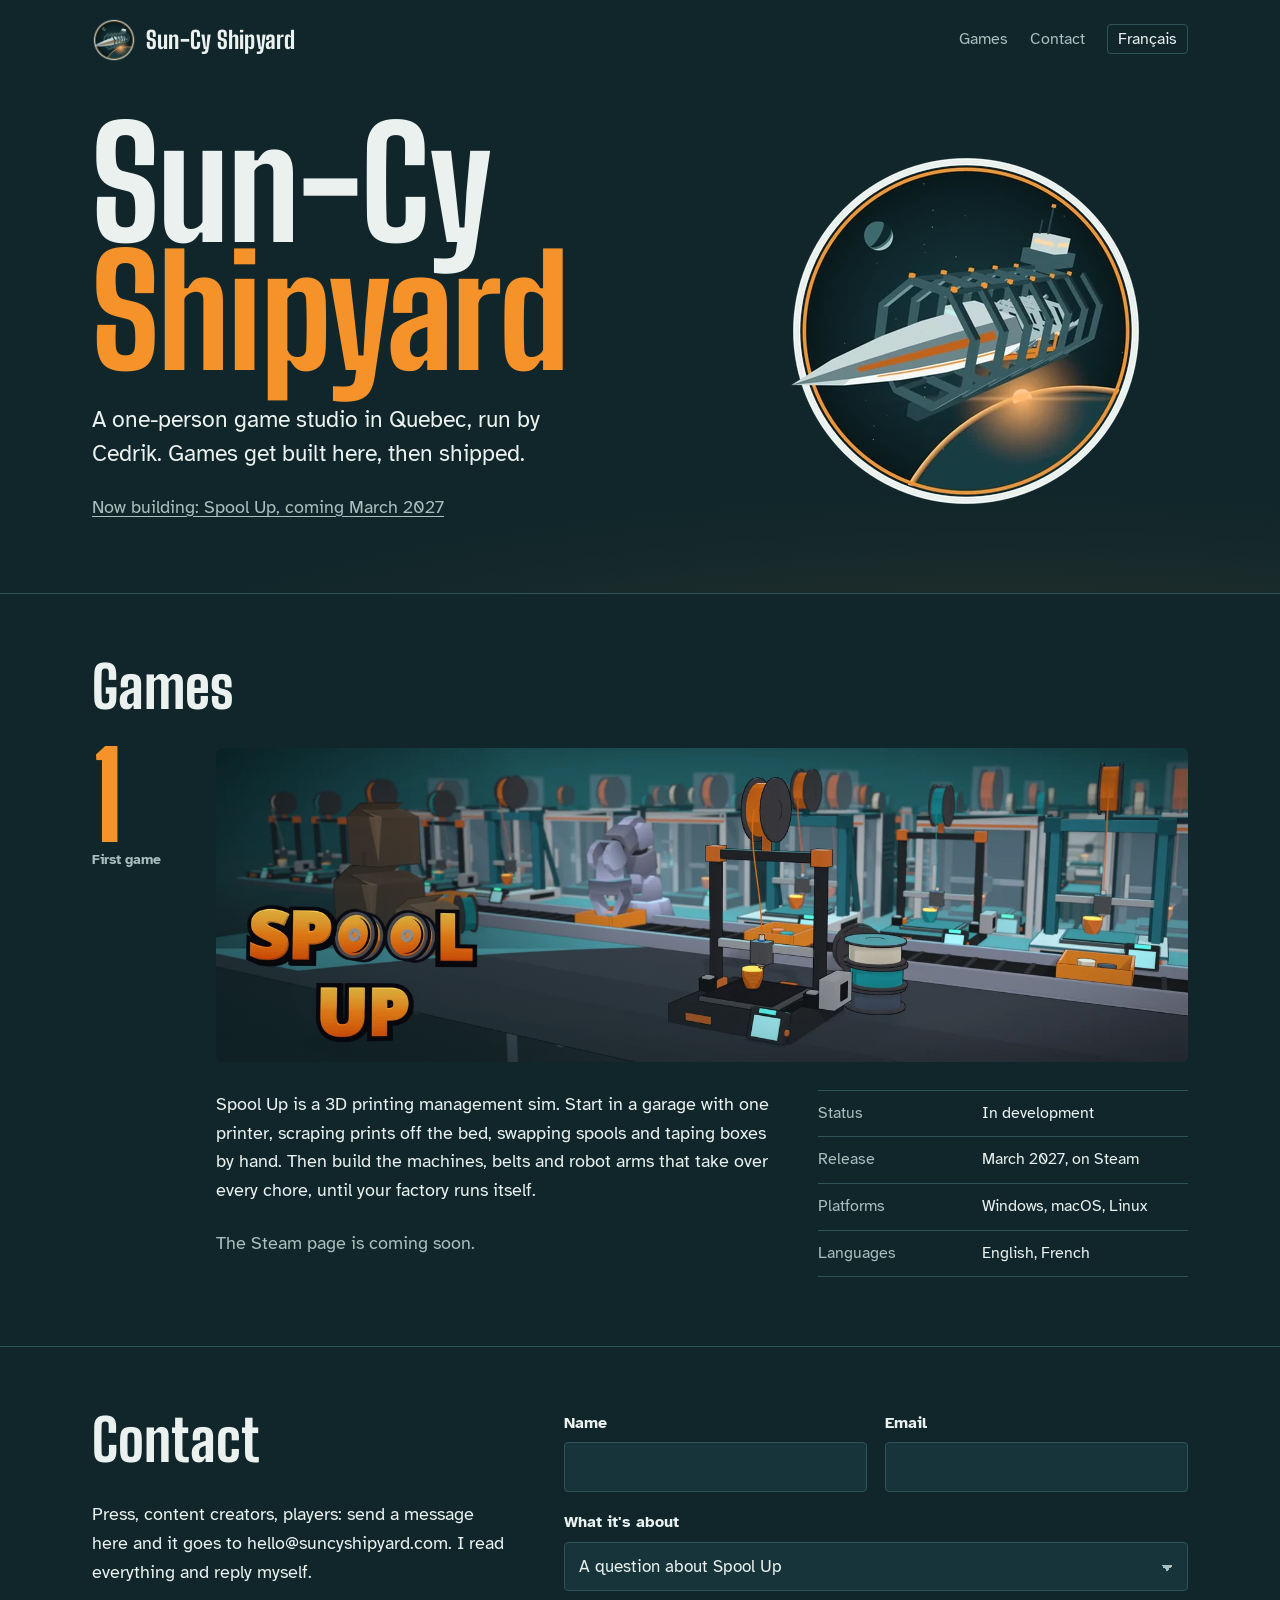
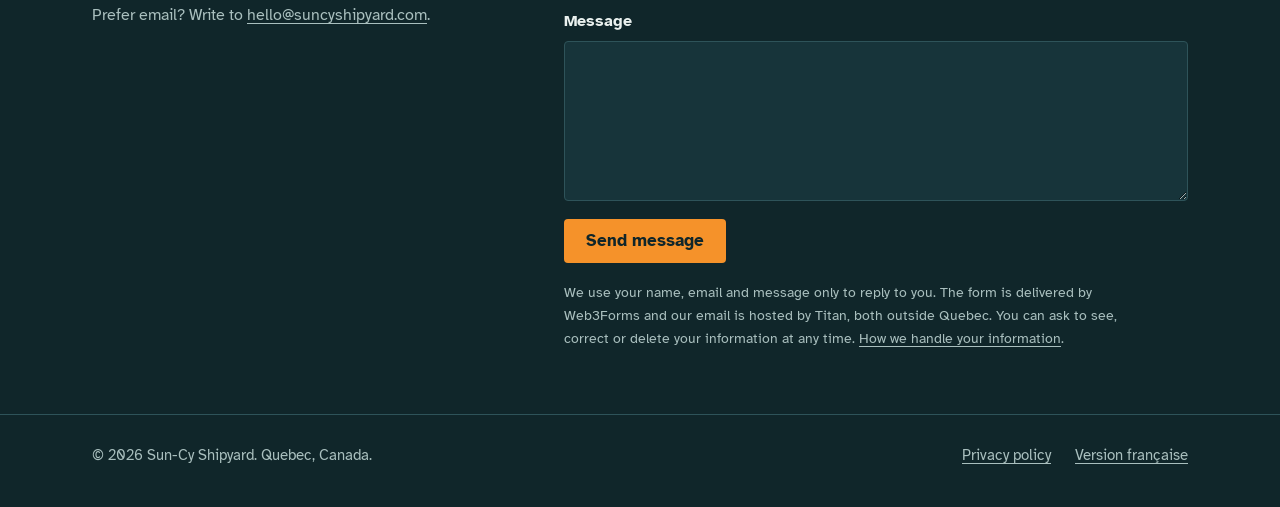
<file: index.html>
<!doctype html>
<html lang="en">
<head>
  <meta charset="utf-8">
  <meta name="viewport" content="width=device-width, initial-scale=1">
  <title>Sun-Cy Shipyard</title>
  <meta name="description" content="Sun-Cy Shipyard is a one-person game studio in Quebec. Now building Spool Up, a 3D printing management sim coming to Steam in March 2027.">
  <link rel="canonical" href="https://suncyshipyard.com/">
  <link rel="alternate" hreflang="en" href="https://suncyshipyard.com/">
  <link rel="alternate" hreflang="fr" href="https://suncyshipyard.com/fr/">
  <link rel="alternate" hreflang="x-default" href="https://suncyshipyard.com/">

  <meta property="og:type" content="website">
  <meta property="og:site_name" content="Sun-Cy Shipyard">
  <meta property="og:title" content="Sun-Cy Shipyard">
  <meta property="og:description" content="A one-person game studio in Quebec. Now building Spool Up, coming to Steam in March 2027.">
  <meta property="og:url" content="https://suncyshipyard.com/">
  <meta property="og:image" content="https://suncyshipyard.com/assets/img/og-image.jpg">
  <meta property="og:locale" content="en_CA">
  <meta property="og:locale:alternate" content="fr_CA">
  <meta name="twitter:card" content="summary_large_image">

  <link rel="icon" href="favicon-32.png" sizes="32x32" type="image/png">
  <link rel="icon" href="favicon-192.png" sizes="192x192" type="image/png">
  <link rel="apple-touch-icon" href="apple-touch-icon.png">
  <meta name="theme-color" content="#10262A">

  <link rel="preconnect" href="https://fonts.googleapis.com">
  <link rel="preconnect" href="https://fonts.gstatic.com" crossorigin>
  <link rel="stylesheet" href="https://fonts.googleapis.com/css2?family=Atkinson+Hyperlegible:wght@400;700&family=Big+Shoulders+Display:wght@800&family=Big+Shoulders+Stencil+Display:wght@800&display=swap">
  <link rel="stylesheet" href="assets/css/site.css">
  <script src="assets/js/site.js" defer></script>
</head>
<body>
  <a class="skip-link" href="#main">Skip to content</a>

  <header class="site-header">
    <div class="wrap">
      <a class="brand" href="./" aria-label="Sun-Cy Shipyard, home">
        <img src="assets/img/emblem-96.webp" width="44" height="44" alt="">
        <span>Sun-Cy Shipyard</span>
      </a>
      <nav class="site-nav" aria-label="Main">
        <ul>
          <li class="nav-section"><a href="#games">Games</a></li>
          <li class="nav-section"><a href="#contact">Contact</a></li>
          <li class="lang"><a href="fr/" hreflang="fr" lang="fr">Français</a></li>
        </ul>
      </nav>
    </div>
  </header>

  <main id="main">
    <section class="hero" aria-labelledby="studio-name">
      <div class="wrap">
        <div>
          <h1 id="studio-name"><span>Sun-Cy</span> <span class="yard">Shipyard</span></h1>
          <p class="lede">A one-person game studio in Quebec, run by Cedrik. Games get built here, then shipped.</p>
          <a class="now-building" href="#spool-up">Now building: Spool Up, coming March 2027</a>
        </div>
        <div class="yard-mark">
          <img src="assets/img/emblem-380.webp" srcset="assets/img/emblem-380.webp 380w, assets/img/emblem-760.webp 760w" sizes="(min-width: 860px) 380px, 200px" width="760" height="760" alt="">
        </div>
      </div>
    </section>

    <section class="section" id="games" aria-labelledby="games-title">
      <div class="wrap">
        <h2 id="games-title">Games</h2>

        <article class="game" id="spool-up" aria-labelledby="spool-up-title">
          <div class="berth" aria-hidden="true">1<span class="berth-label">First game</span></div>
          <div>
            <figure class="game-art">
              <picture>
                <source media="(max-width: 640px)" srcset="assets/img/spoolup-hero-crop-1000.webp">
                <img class="art" src="assets/img/spoolup-hero-1600.webp"
                     srcset="assets/img/spoolup-hero-960.webp 960w, assets/img/spoolup-hero-1600.webp 1600w, assets/img/spoolup-hero-2400.webp 2400w"
                     sizes="(min-width: 1160px) 1000px, 100vw"
                     width="1600" height="517"
                     alt="A garage 3D printer printing an orange vase in front of a factory floor of printers, conveyor belts and a robot arm.">
              </picture>
              <h3 id="spool-up-title">
                <img src="assets/img/spoolup-logo-720.webp" srcset="assets/img/spoolup-logo-360.webp 360w, assets/img/spoolup-logo-720.webp 720w" sizes="300px" width="720" height="430" alt="Spool Up">
              </h3>
            </figure>

            <div class="game-body">
              <div>
                <p>Spool Up is a 3D printing management sim. Start in a garage with one printer, scraping prints off the bed, swapping spools and taping boxes by hand. Then build the machines, belts and robot arms that take over every chore, until your factory runs itself.</p>
                <a class="button" data-steam href="#" hidden>Wishlist on Steam</a>
                <p class="steam-soon" data-steam-soon>The Steam page is coming soon.</p>
              </div>
              <dl class="facts">
                <div><dt>Status</dt><dd>In development</dd></div>
                <div><dt>Release</dt><dd>March 2027, on Steam</dd></div>
                <div><dt>Platforms</dt><dd>Windows, macOS, Linux</dd></div>
                <div><dt>Languages</dt><dd>English, French</dd></div>
              </dl>
            </div>
          </div>
        </article>
      </div>
    </section>

    <section class="section" id="contact" aria-labelledby="contact-title">
      <div class="wrap contact-grid">
        <div class="contact-intro">
          <h2 id="contact-title">Contact</h2>
          <p>Press, content creators, players: send a message here and it goes to hello@suncyshipyard.com. I read everything and reply myself.</p>
          <p class="direct">Prefer email? Write to <a href="mailto:hello@suncyshipyard.com">hello@suncyshipyard.com</a>.</p>
        </div>

        <form class="contact-form" data-contact-form>
          <div class="field-row">
            <div class="field">
              <label for="name">Name</label>
              <input id="name" name="name" type="text" autocomplete="name" required>
            </div>
            <div class="field">
              <label for="email">Email</label>
              <input id="email" name="email" type="email" autocomplete="email" required>
            </div>
          </div>
          <div class="field">
            <label for="topic">What it's about</label>
            <select id="topic" name="topic">
              <option>A question about Spool Up</option>
              <option>Press</option>
              <option>Content creator or streamer</option>
              <option>Something else</option>
            </select>
          </div>
          <div class="field">
            <label for="message">Message</label>
            <textarea id="message" name="message" required></textarea>
          </div>
          <input class="honeypot" type="checkbox" name="botcheck" tabindex="-1" autocomplete="off" aria-hidden="true">
          <div class="form-foot">
            <button class="button" type="submit">Send message</button>
            <p class="form-status" data-form-status role="status" aria-live="polite"></p>
          </div>
          <p class="privacy">We use your name, email and message only to reply to you. The form is delivered by Web3Forms and our email is hosted by Titan, both outside Quebec. You can ask to see, correct or delete your information at any time. <a href="privacy/">How we handle your information</a>.</p>
        </form>
      </div>
    </section>
  </main>

  <footer class="site-footer">
    <div class="wrap">
      <p>© 2026 Sun-Cy Shipyard. Quebec, Canada.</p>
      <p class="footer-links"><a href="privacy/">Privacy policy</a> <a href="fr/" hreflang="fr" lang="fr">Version française</a></p>
    </div>
  </footer>
</body>
</html>
</file>
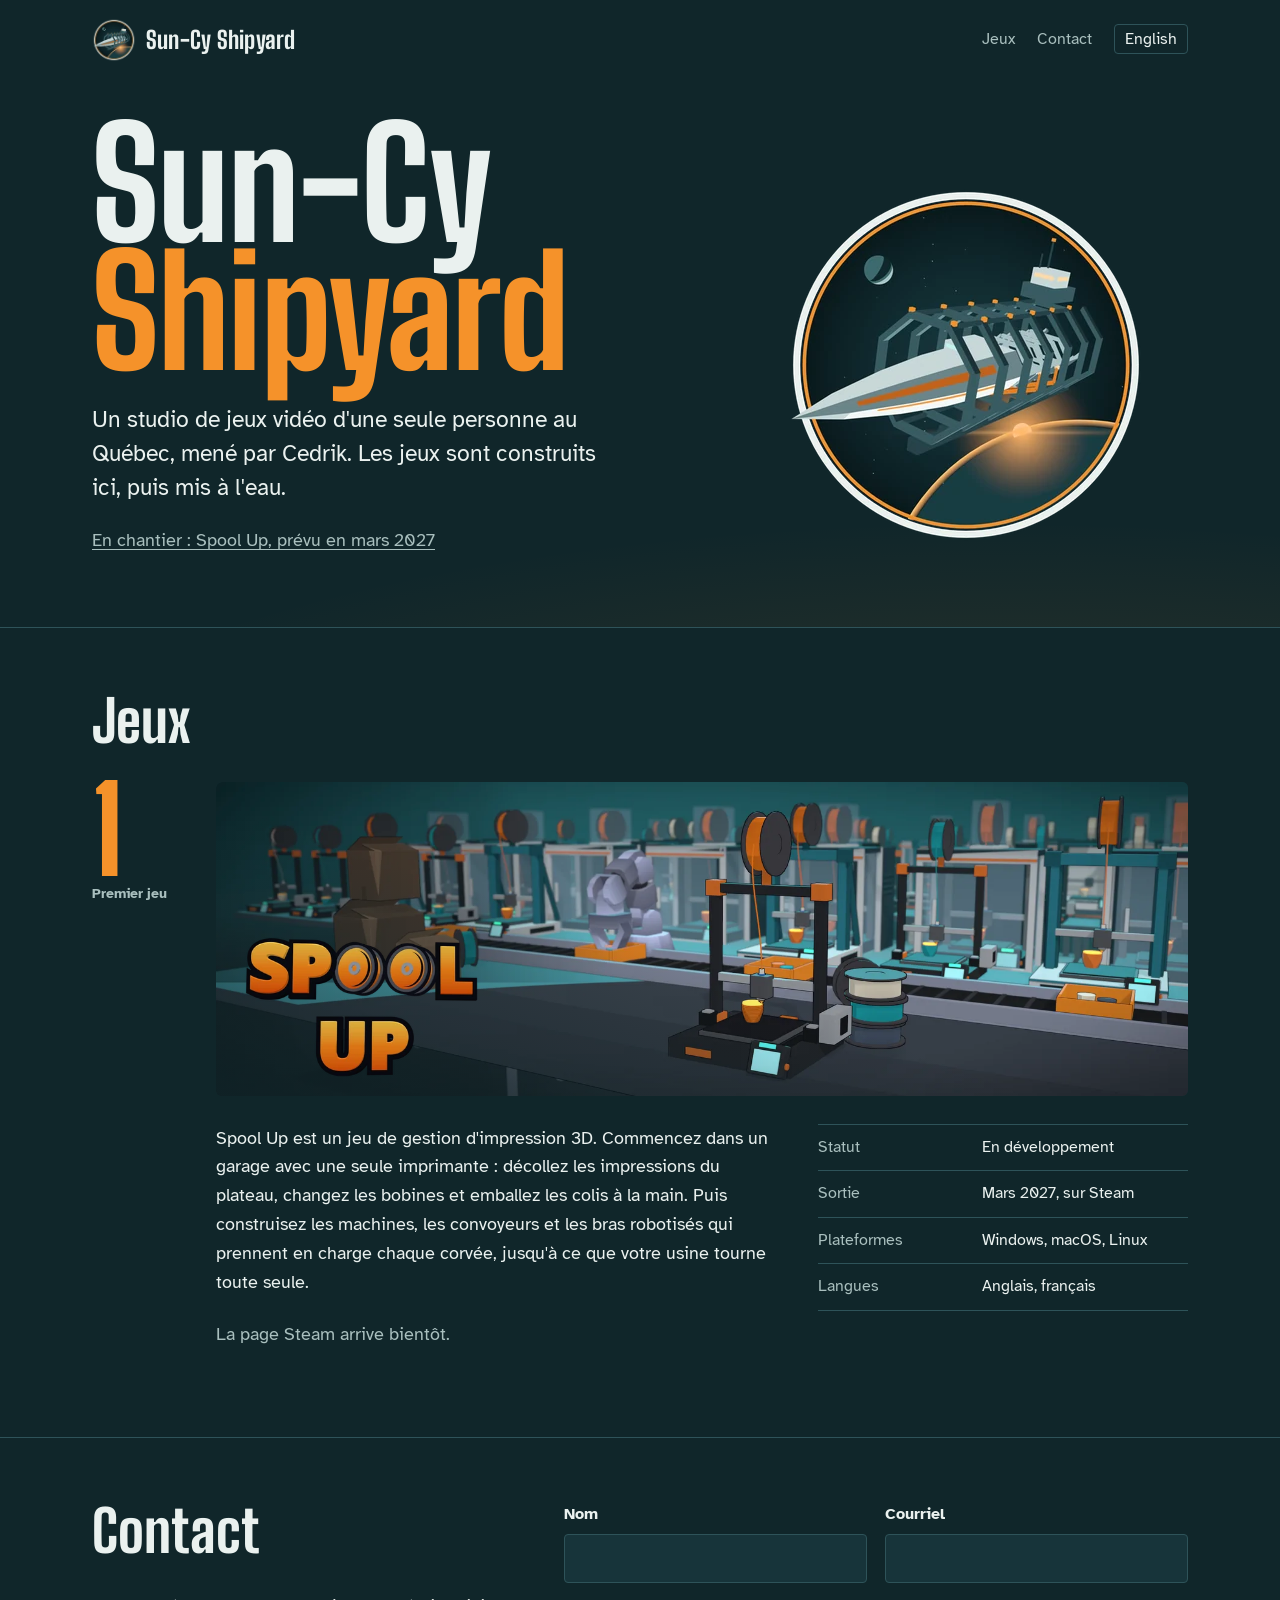
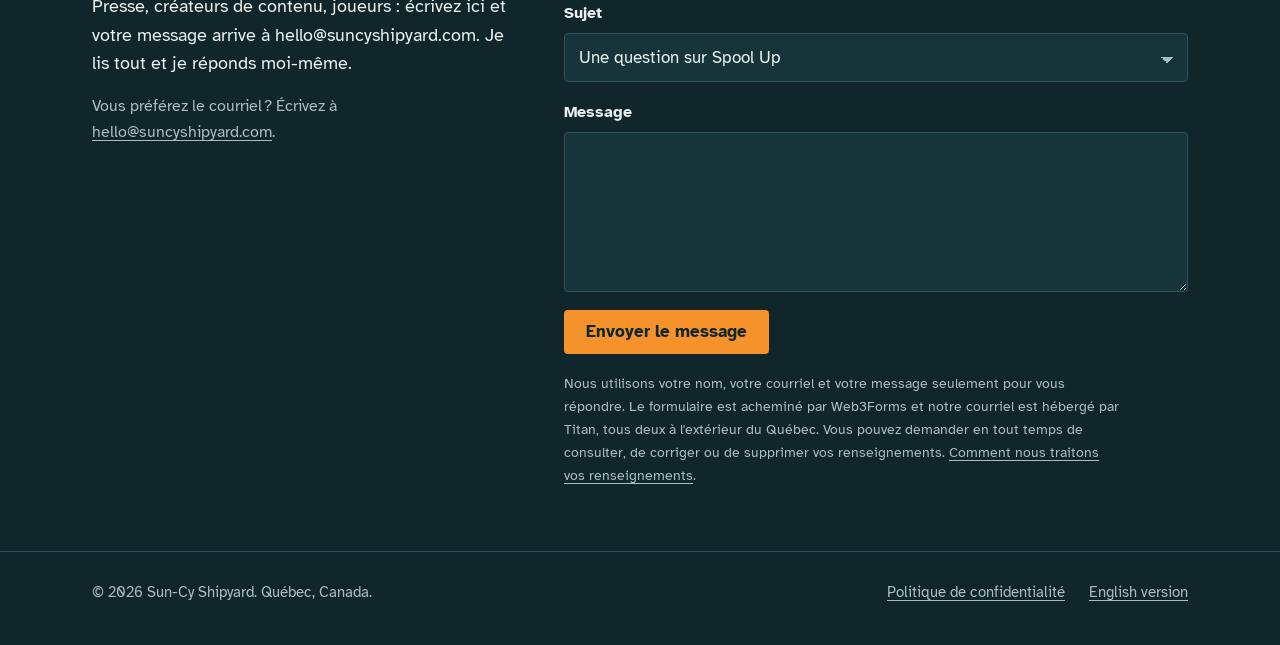
<file: fr/index.html>
<!doctype html>
<html lang="fr">
<head>
  <meta charset="utf-8">
  <meta name="viewport" content="width=device-width, initial-scale=1">
  <title>Sun-Cy Shipyard</title>
  <meta name="description" content="Sun-Cy Shipyard est un studio de jeux vidéo d'une seule personne au Québec. En chantier : Spool Up, un jeu de gestion d'impression 3D prévu sur Steam en mars 2027.">
  <link rel="canonical" href="https://suncyshipyard.com/fr/">
  <link rel="alternate" hreflang="en" href="https://suncyshipyard.com/">
  <link rel="alternate" hreflang="fr" href="https://suncyshipyard.com/fr/">
  <link rel="alternate" hreflang="x-default" href="https://suncyshipyard.com/">

  <meta property="og:type" content="website">
  <meta property="og:site_name" content="Sun-Cy Shipyard">
  <meta property="og:title" content="Sun-Cy Shipyard">
  <meta property="og:description" content="Un studio de jeux vidéo d'une seule personne au Québec. En chantier : Spool Up, prévu sur Steam en mars 2027.">
  <meta property="og:url" content="https://suncyshipyard.com/fr/">
  <meta property="og:image" content="https://suncyshipyard.com/assets/img/og-image.jpg">
  <meta property="og:locale" content="fr_CA">
  <meta property="og:locale:alternate" content="en_CA">
  <meta name="twitter:card" content="summary_large_image">

  <link rel="icon" href="../favicon-32.png" sizes="32x32" type="image/png">
  <link rel="icon" href="../favicon-192.png" sizes="192x192" type="image/png">
  <link rel="apple-touch-icon" href="../apple-touch-icon.png">
  <meta name="theme-color" content="#10262A">

  <link rel="preconnect" href="https://fonts.googleapis.com">
  <link rel="preconnect" href="https://fonts.gstatic.com" crossorigin>
  <link rel="stylesheet" href="https://fonts.googleapis.com/css2?family=Atkinson+Hyperlegible:wght@400;700&family=Big+Shoulders+Display:wght@800&family=Big+Shoulders+Stencil+Display:wght@800&display=swap">
  <link rel="stylesheet" href="../assets/css/site.css">
  <script src="../assets/js/site.js" defer></script>
</head>
<body>
  <a class="skip-link" href="#main">Aller au contenu</a>

  <header class="site-header">
    <div class="wrap">
      <a class="brand" href="./" aria-label="Sun-Cy Shipyard, accueil">
        <img src="../assets/img/emblem-96.webp" width="44" height="44" alt="">
        <span>Sun-Cy Shipyard</span>
      </a>
      <nav class="site-nav" aria-label="Menu principal">
        <ul>
          <li class="nav-section"><a href="#jeux">Jeux</a></li>
          <li class="nav-section"><a href="#contact">Contact</a></li>
          <li class="lang"><a href="../" hreflang="en" lang="en">English</a></li>
        </ul>
      </nav>
    </div>
  </header>

  <main id="main">
    <section class="hero" aria-labelledby="studio-name">
      <div class="wrap">
        <div>
          <h1 id="studio-name"><span>Sun-Cy</span> <span class="yard">Shipyard</span></h1>
          <p class="lede">Un studio de jeux vidéo d'une seule personne au Québec, mené par Cedrik. Les jeux sont construits ici, puis mis à l'eau.</p>
          <a class="now-building" href="#spool-up">En chantier&nbsp;: Spool Up, prévu en mars 2027</a>
        </div>
        <div class="yard-mark">
          <img src="../assets/img/emblem-380.webp" srcset="../assets/img/emblem-380.webp 380w, ../assets/img/emblem-760.webp 760w" sizes="(min-width: 860px) 380px, 200px" width="760" height="760" alt="">
        </div>
      </div>
    </section>

    <section class="section" id="jeux" aria-labelledby="games-title">
      <div class="wrap">
        <h2 id="games-title">Jeux</h2>

        <article class="game" id="spool-up" aria-labelledby="spool-up-title">
          <div class="berth" aria-hidden="true">1<span class="berth-label">Premier jeu</span></div>
          <div>
            <figure class="game-art">
              <picture>
                <source media="(max-width: 640px)" srcset="../assets/img/spoolup-hero-crop-1000.webp">
                <img class="art" src="../assets/img/spoolup-hero-1600.webp"
                     srcset="../assets/img/spoolup-hero-960.webp 960w, ../assets/img/spoolup-hero-1600.webp 1600w, ../assets/img/spoolup-hero-2400.webp 2400w"
                     sizes="(min-width: 1160px) 1000px, 100vw"
                     width="1600" height="517"
                     alt="Une imprimante 3D de garage imprime un vase orange devant une usine remplie d'imprimantes, de convoyeurs et d'un bras robotisé.">
              </picture>
              <h3 id="spool-up-title">
                <img src="../assets/img/spoolup-logo-720.webp" srcset="../assets/img/spoolup-logo-360.webp 360w, ../assets/img/spoolup-logo-720.webp 720w" sizes="300px" width="720" height="430" alt="Spool Up">
              </h3>
            </figure>

            <div class="game-body">
              <div>
                <p>Spool Up est un jeu de gestion d'impression 3D. Commencez dans un garage avec une seule imprimante&nbsp;: décollez les impressions du plateau, changez les bobines et emballez les colis à la main. Puis construisez les machines, les convoyeurs et les bras robotisés qui prennent en charge chaque corvée, jusqu'à ce que votre usine tourne toute seule.</p>
                <a class="button" data-steam href="#" hidden>Ajouter à ma liste de souhaits sur Steam</a>
                <p class="steam-soon" data-steam-soon>La page Steam arrive bientôt.</p>
              </div>
              <dl class="facts">
                <div><dt>Statut</dt><dd>En développement</dd></div>
                <div><dt>Sortie</dt><dd>Mars 2027, sur Steam</dd></div>
                <div><dt>Plateformes</dt><dd>Windows, macOS, Linux</dd></div>
                <div><dt>Langues</dt><dd>Anglais, français</dd></div>
              </dl>
            </div>
          </div>
        </article>
      </div>
    </section>

    <section class="section" id="contact" aria-labelledby="contact-title">
      <div class="wrap contact-grid">
        <div class="contact-intro">
          <h2 id="contact-title">Contact</h2>
          <p>Presse, créateurs de contenu, joueurs&nbsp;: écrivez ici et votre message arrive à hello@suncyshipyard.com. Je lis tout et je réponds moi-même.</p>
          <p class="direct">Vous préférez le courriel&#8239;? Écrivez à <a href="mailto:hello@suncyshipyard.com">hello@suncyshipyard.com</a>.</p>
        </div>

        <form class="contact-form" data-contact-form>
          <div class="field-row">
            <div class="field">
              <label for="name">Nom</label>
              <input id="name" name="name" type="text" autocomplete="name" required>
            </div>
            <div class="field">
              <label for="email">Courriel</label>
              <input id="email" name="email" type="email" autocomplete="email" required>
            </div>
          </div>
          <div class="field">
            <label for="topic">Sujet</label>
            <select id="topic" name="topic">
              <option>Une question sur Spool Up</option>
              <option>Presse</option>
              <option>Créateur de contenu ou streamer</option>
              <option>Autre chose</option>
            </select>
          </div>
          <div class="field">
            <label for="message">Message</label>
            <textarea id="message" name="message" required></textarea>
          </div>
          <input class="honeypot" type="checkbox" name="botcheck" tabindex="-1" autocomplete="off" aria-hidden="true">
          <div class="form-foot">
            <button class="button" type="submit">Envoyer le message</button>
            <p class="form-status" data-form-status role="status" aria-live="polite"></p>
          </div>
          <p class="privacy">Nous utilisons votre nom, votre courriel et votre message seulement pour vous répondre. Le formulaire est acheminé par Web3Forms et notre courriel est hébergé par Titan, tous deux à l'extérieur du Québec. Vous pouvez demander en tout temps de consulter, de corriger ou de supprimer vos renseignements. <a href="confidentialite/">Comment nous traitons vos renseignements</a>.</p>
        </form>
      </div>
    </section>
  </main>

  <footer class="site-footer">
    <div class="wrap">
      <p>© 2026 Sun-Cy Shipyard. Québec, Canada.</p>
      <p class="footer-links"><a href="confidentialite/">Politique de confidentialité</a> <a href="../" hreflang="en" lang="en">English version</a></p>
    </div>
  </footer>
</body>
</html>
</file>
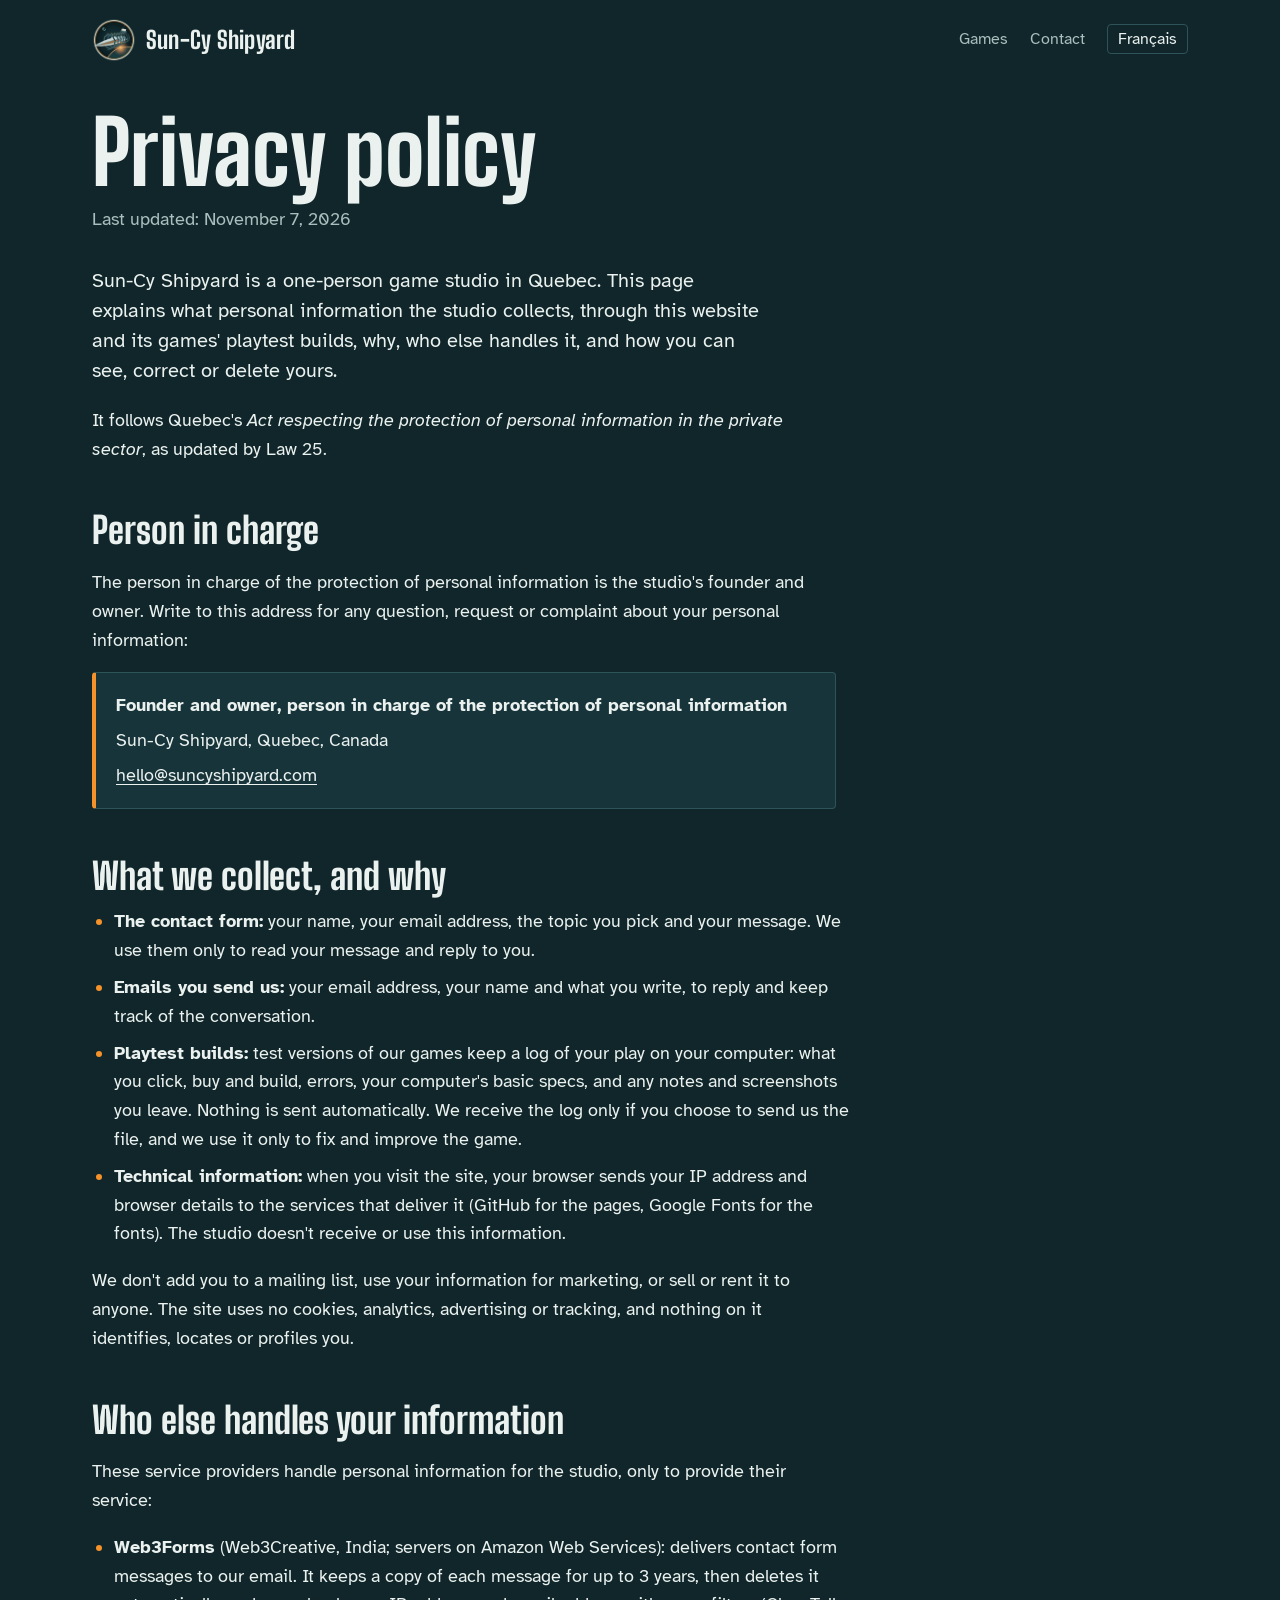
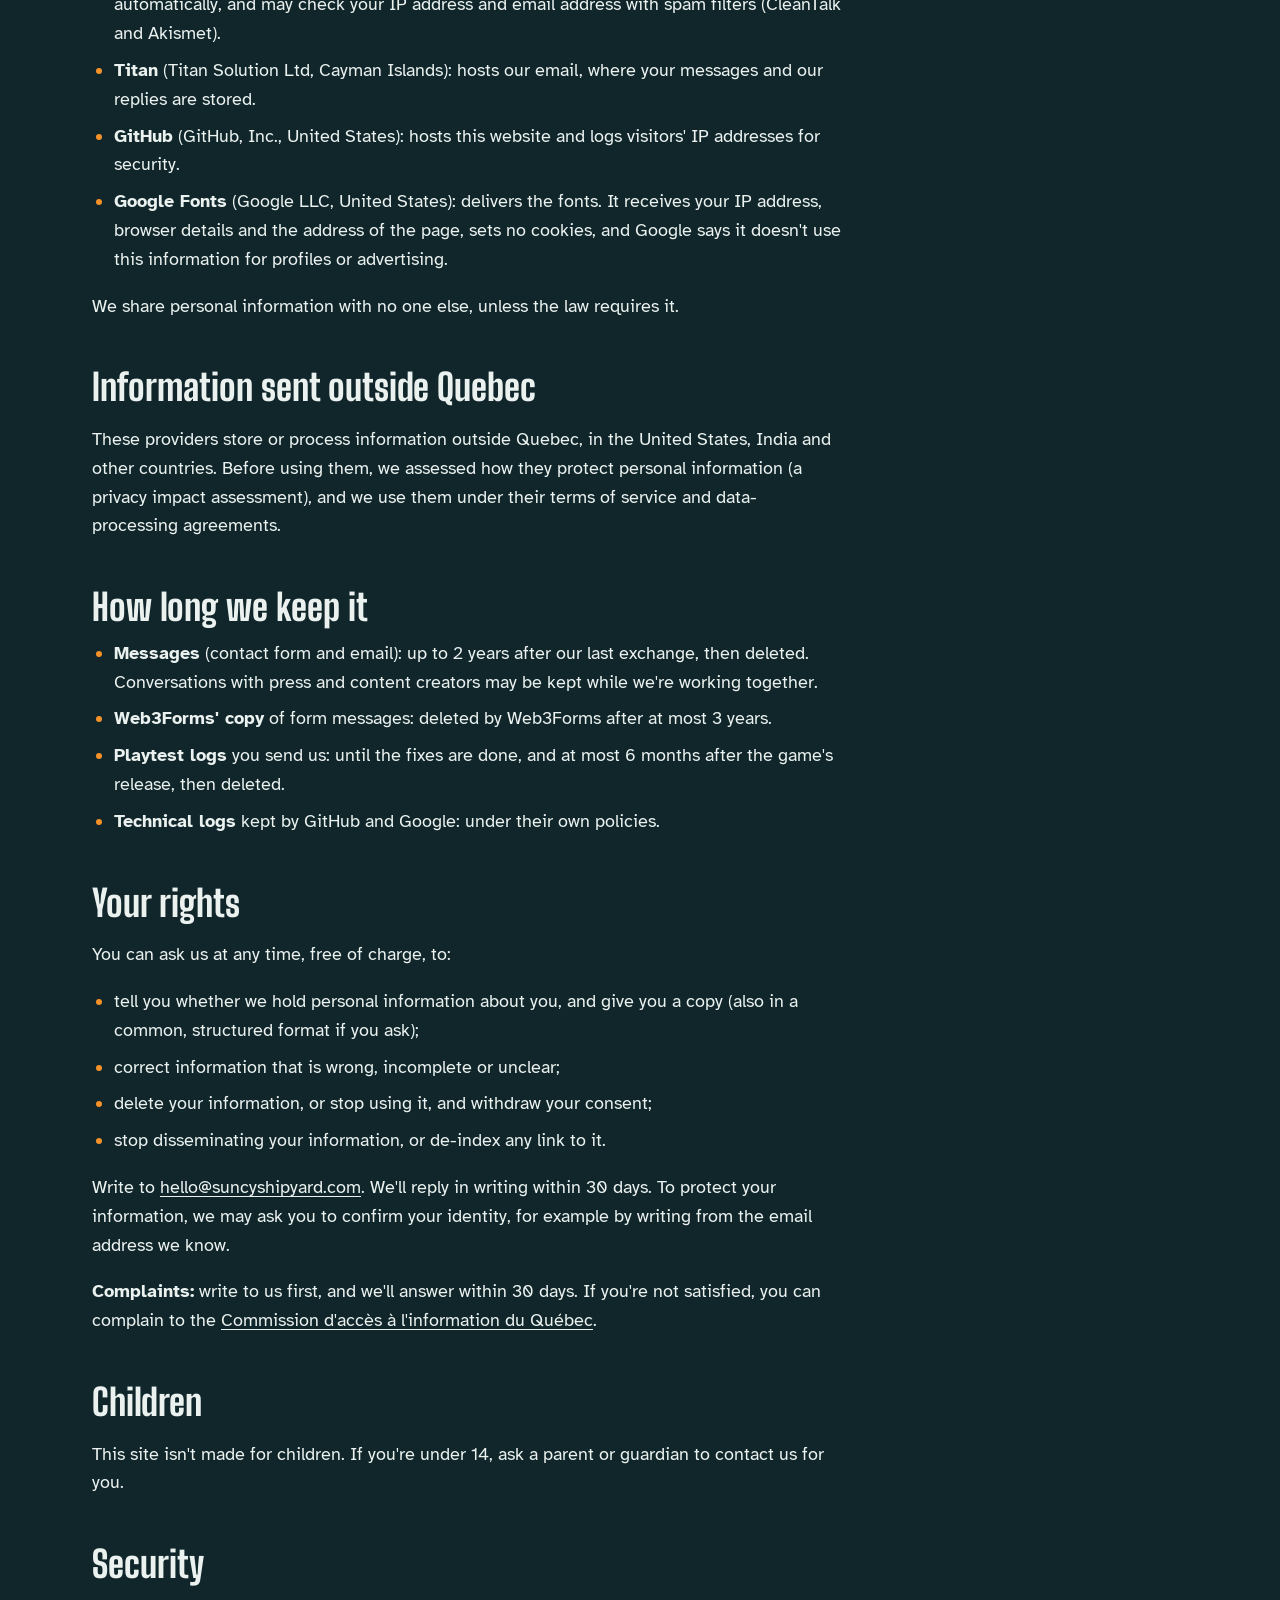
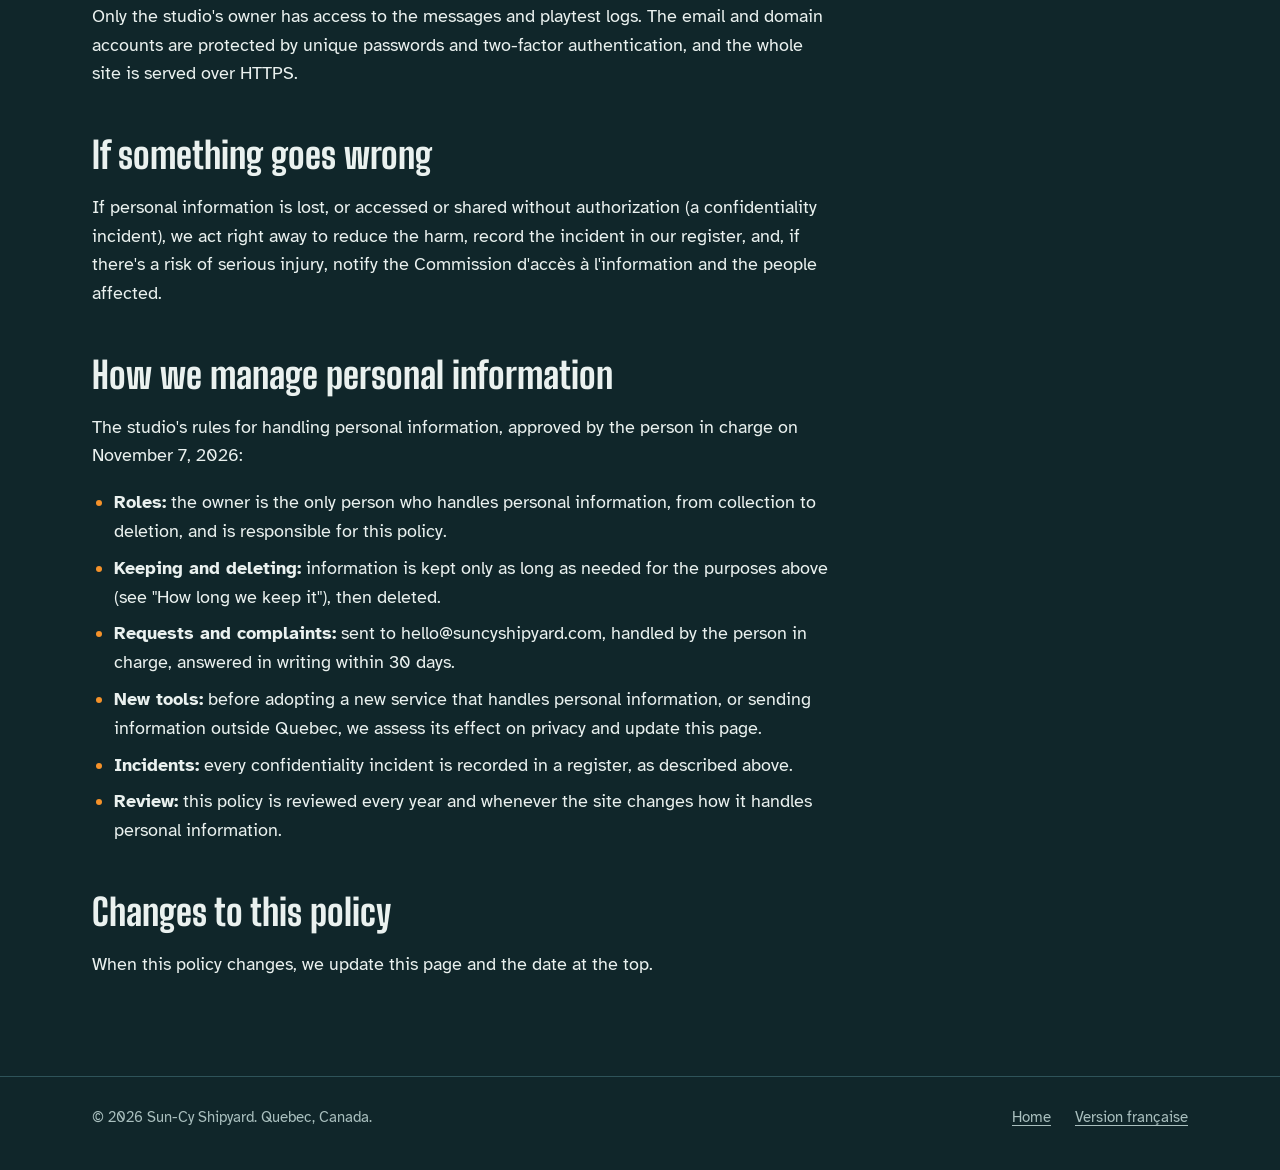
<file: privacy/index.html>
<!doctype html>
<html lang="en">
<head>
  <meta charset="utf-8">
  <meta name="viewport" content="width=device-width, initial-scale=1">
  <title>Privacy policy | Sun-Cy Shipyard</title>
  <meta name="description" content="How Sun-Cy Shipyard handles personal information from its website and its games' playtest builds, and how to see, correct or delete yours.">
  <link rel="canonical" href="https://suncyshipyard.com/privacy/">
  <link rel="alternate" hreflang="en" href="https://suncyshipyard.com/privacy/">
  <link rel="alternate" hreflang="fr" href="https://suncyshipyard.com/fr/confidentialite/">
  <link rel="alternate" hreflang="x-default" href="https://suncyshipyard.com/privacy/">
  <link rel="icon" href="../favicon-32.png" sizes="32x32" type="image/png">
  <link rel="icon" href="../favicon-192.png" sizes="192x192" type="image/png">
  <link rel="apple-touch-icon" href="../apple-touch-icon.png">
  <meta name="theme-color" content="#10262A">
  <link rel="preconnect" href="https://fonts.googleapis.com">
  <link rel="preconnect" href="https://fonts.gstatic.com" crossorigin>
  <link rel="stylesheet" href="https://fonts.googleapis.com/css2?family=Atkinson+Hyperlegible:wght@400;700&family=Big+Shoulders+Display:wght@800&family=Big+Shoulders+Stencil+Display:wght@800&display=swap">
  <link rel="stylesheet" href="../assets/css/site.css">
</head>
<body>
  <a class="skip-link" href="#main">Skip to content</a>

  <header class="site-header">
    <div class="wrap">
      <a class="brand" href="../" aria-label="Sun-Cy Shipyard, home">
        <img src="../assets/img/emblem-96.webp" width="44" height="44" alt="">
        <span>Sun-Cy Shipyard</span>
      </a>
      <nav class="site-nav" aria-label="Main">
        <ul>
          <li class="nav-section"><a href="../#games">Games</a></li>
          <li class="nav-section"><a href="../#contact">Contact</a></li>
          <li class="lang"><a href="../fr/confidentialite/" hreflang="fr" lang="fr">Français</a></li>
        </ul>
      </nav>
    </div>
  </header>

  <main id="main" class="policy">
    <div class="wrap">
      <h1>Privacy policy</h1>
      <p class="updated">Last updated: November 7, 2026</p>

      <p class="lead">Sun-Cy Shipyard is a one-person game studio in Quebec. This page explains what personal information the studio collects, through this website and its games' playtest builds, why, who else handles it, and how you can see, correct or delete yours.</p>
      <p>It follows Quebec's <i>Act respecting the protection of personal information in the private sector</i>, as updated by Law 25.</p>

      <h2>Person in charge</h2>
      <p>The person in charge of the protection of personal information is the studio's founder and owner. Write to this address for any question, request or complaint about your personal information:</p>
      <div class="contact-card">
        <p><strong>Founder and owner, person in charge of the protection of personal information</strong></p>
        <p>Sun-Cy Shipyard, Quebec, Canada</p>
        <p><a href="mailto:hello@suncyshipyard.com">hello@suncyshipyard.com</a></p>
      </div>

      <h2>What we collect, and why</h2>
      <ul>
        <li><strong>The contact form:</strong> your name, your email address, the topic you pick and your message. We use them only to read your message and reply to you.</li>
        <li><strong>Emails you send us:</strong> your email address, your name and what you write, to reply and keep track of the conversation.</li>
        <li><strong>Playtest builds:</strong> test versions of our games keep a log of your play on your computer: what you click, buy and build, errors, your computer's basic specs, and any notes and screenshots you leave. Nothing is sent automatically. We receive the log only if you choose to send us the file, and we use it only to fix and improve the game.</li>
        <li><strong>Technical information:</strong> when you visit the site, your browser sends your IP address and browser details to the services that deliver it (GitHub for the pages, Google Fonts for the fonts). The studio doesn't receive or use this information.</li>
      </ul>
      <p>We don't add you to a mailing list, use your information for marketing, or sell or rent it to anyone. The site uses no cookies, analytics, advertising or tracking, and nothing on it identifies, locates or profiles you.</p>

      <h2>Who else handles your information</h2>
      <p>These service providers handle personal information for the studio, only to provide their service:</p>
      <ul>
        <li><strong>Web3Forms</strong> (Web3Creative, India; servers on Amazon Web Services): delivers contact form messages to our email. It keeps a copy of each message for up to 3 years, then deletes it automatically, and may check your IP address and email address with spam filters (CleanTalk and Akismet).</li>
        <li><strong>Titan</strong> (Titan Solution Ltd, Cayman Islands): hosts our email, where your messages and our replies are stored.</li>
        <li><strong>GitHub</strong> (GitHub, Inc., United States): hosts this website and logs visitors' IP addresses for security.</li>
        <li><strong>Google Fonts</strong> (Google LLC, United States): delivers the fonts. It receives your IP address, browser details and the address of the page, sets no cookies, and Google says it doesn't use this information for profiles or advertising.</li>
      </ul>
      <p>We share personal information with no one else, unless the law requires it.</p>

      <h2>Information sent outside Quebec</h2>
      <p>These providers store or process information outside Quebec, in the United States, India and other countries. Before using them, we assessed how they protect personal information (a privacy impact assessment), and we use them under their terms of service and data-processing agreements.</p>

      <h2>How long we keep it</h2>
      <ul>
        <li><strong>Messages</strong> (contact form and email): up to 2 years after our last exchange, then deleted. Conversations with press and content creators may be kept while we're working together.</li>
        <li><strong>Web3Forms' copy</strong> of form messages: deleted by Web3Forms after at most 3 years.</li>
        <li><strong>Playtest logs</strong> you send us: until the fixes are done, and at most 6 months after the game's release, then deleted.</li>
        <li><strong>Technical logs</strong> kept by GitHub and Google: under their own policies.</li>
      </ul>

      <h2>Your rights</h2>
      <p>You can ask us at any time, free of charge, to:</p>
      <ul>
        <li>tell you whether we hold personal information about you, and give you a copy (also in a common, structured format if you ask);</li>
        <li>correct information that is wrong, incomplete or unclear;</li>
        <li>delete your information, or stop using it, and withdraw your consent;</li>
        <li>stop disseminating your information, or de-index any link to it.</li>
      </ul>
      <p>Write to <a href="mailto:hello@suncyshipyard.com">hello@suncyshipyard.com</a>. We'll reply in writing within 30 days. To protect your information, we may ask you to confirm your identity, for example by writing from the email address we know.</p>
      <p><strong>Complaints:</strong> write to us first, and we'll answer within 30 days. If you're not satisfied, you can complain to the <a href="https://www.cai.gouv.qc.ca/">Commission d'accès à l'information du Québec</a>.</p>

      <h2>Children</h2>
      <p>This site isn't made for children. If you're under 14, ask a parent or guardian to contact us for you.</p>

      <h2>Security</h2>
      <p>Only the studio's owner has access to the messages and playtest logs. The email and domain accounts are protected by unique passwords and two-factor authentication, and the whole site is served over HTTPS.</p>

      <h2>If something goes wrong</h2>
      <p>If personal information is lost, or accessed or shared without authorization (a confidentiality incident), we act right away to reduce the harm, record the incident in our register, and, if there's a risk of serious injury, notify the Commission d'accès à l'information and the people affected.</p>

      <h2>How we manage personal information</h2>
      <p>The studio's rules for handling personal information, approved by the person in charge on November 7, 2026:</p>
      <ul>
        <li><strong>Roles:</strong> the owner is the only person who handles personal information, from collection to deletion, and is responsible for this policy.</li>
        <li><strong>Keeping and deleting:</strong> information is kept only as long as needed for the purposes above (see "How long we keep it"), then deleted.</li>
        <li><strong>Requests and complaints:</strong> sent to hello@suncyshipyard.com, handled by the person in charge, answered in writing within 30 days.</li>
        <li><strong>New tools:</strong> before adopting a new service that handles personal information, or sending information outside Quebec, we assess its effect on privacy and update this page.</li>
        <li><strong>Incidents:</strong> every confidentiality incident is recorded in a register, as described above.</li>
        <li><strong>Review:</strong> this policy is reviewed every year and whenever the site changes how it handles personal information.</li>
      </ul>

      <h2>Changes to this policy</h2>
      <p>When this policy changes, we update this page and the date at the top.</p>
    </div>
  </main>

  <footer class="site-footer">
    <div class="wrap">
      <p>© 2026 Sun-Cy Shipyard. Quebec, Canada.</p>
      <p class="footer-links"><a href="../">Home</a> <a href="../fr/confidentialite/" hreflang="fr" lang="fr">Version française</a></p>
    </div>
  </footer>
</body>
</html>
</file>
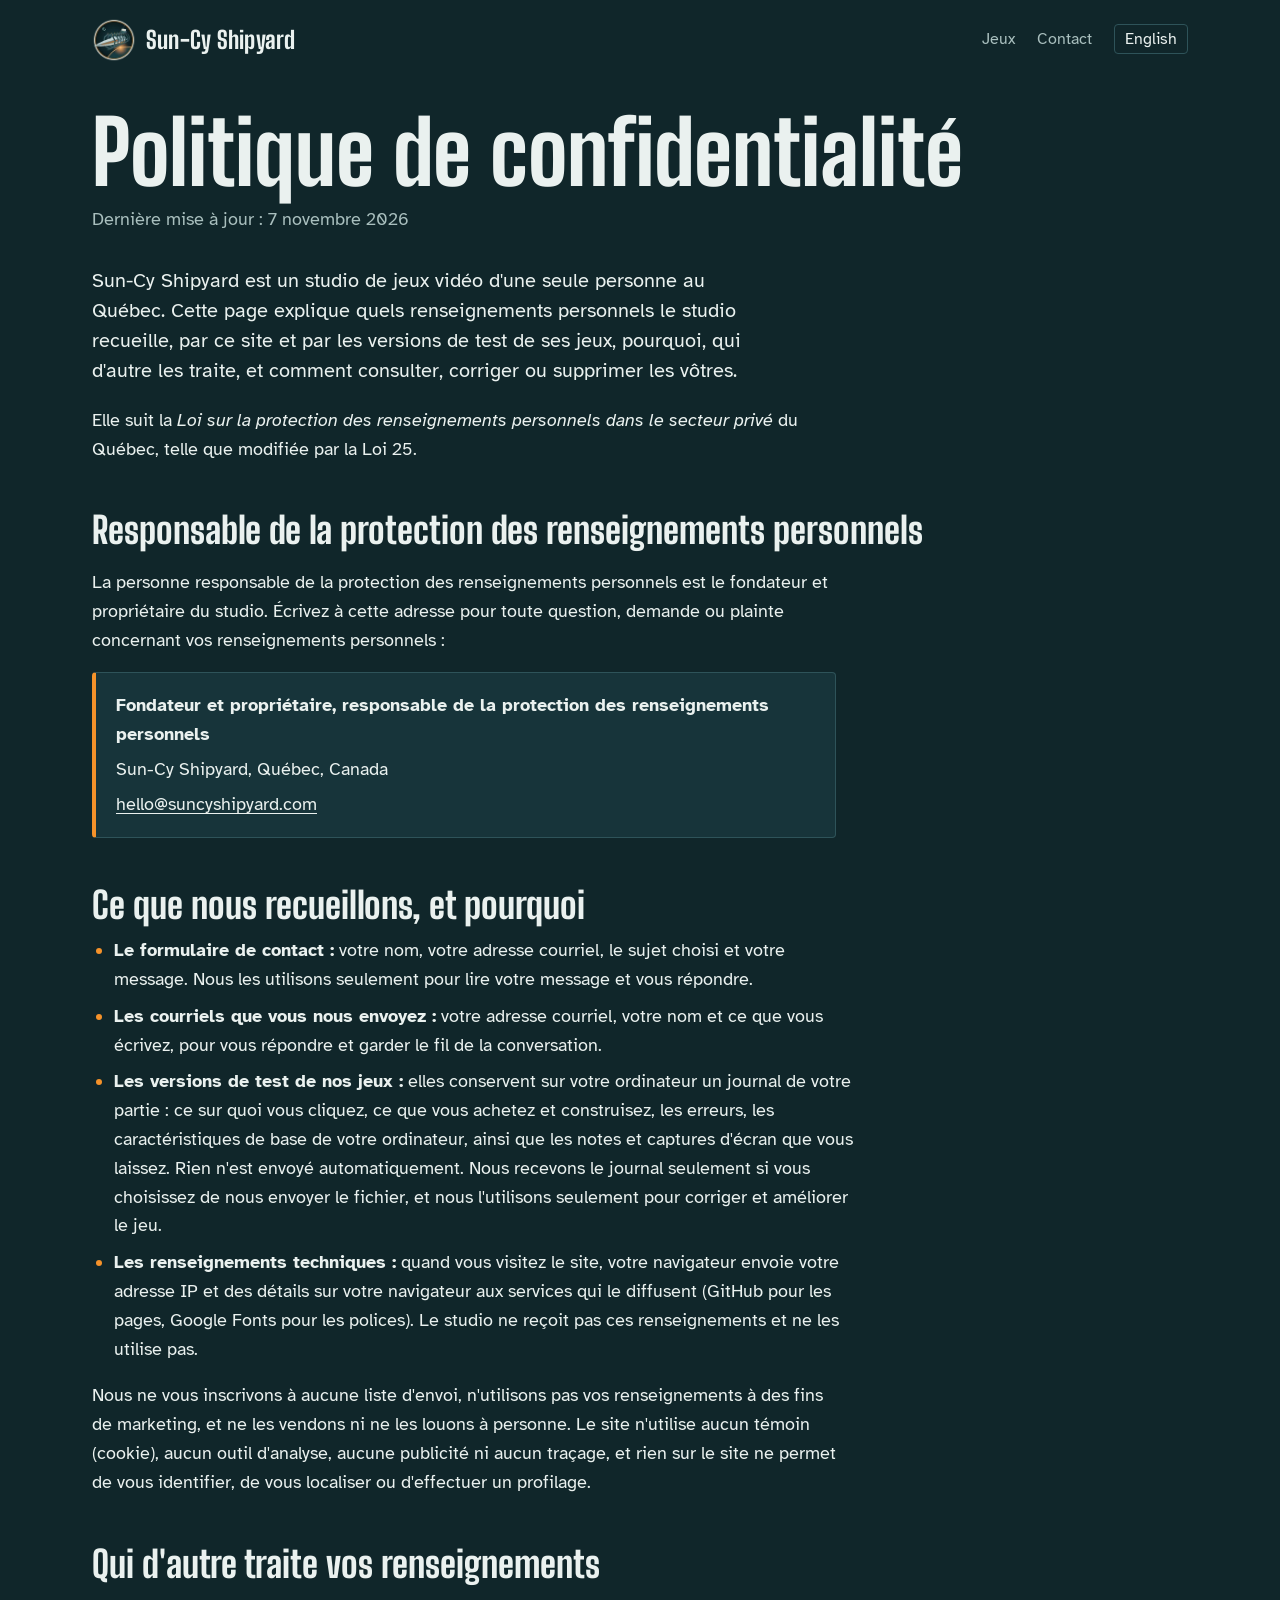
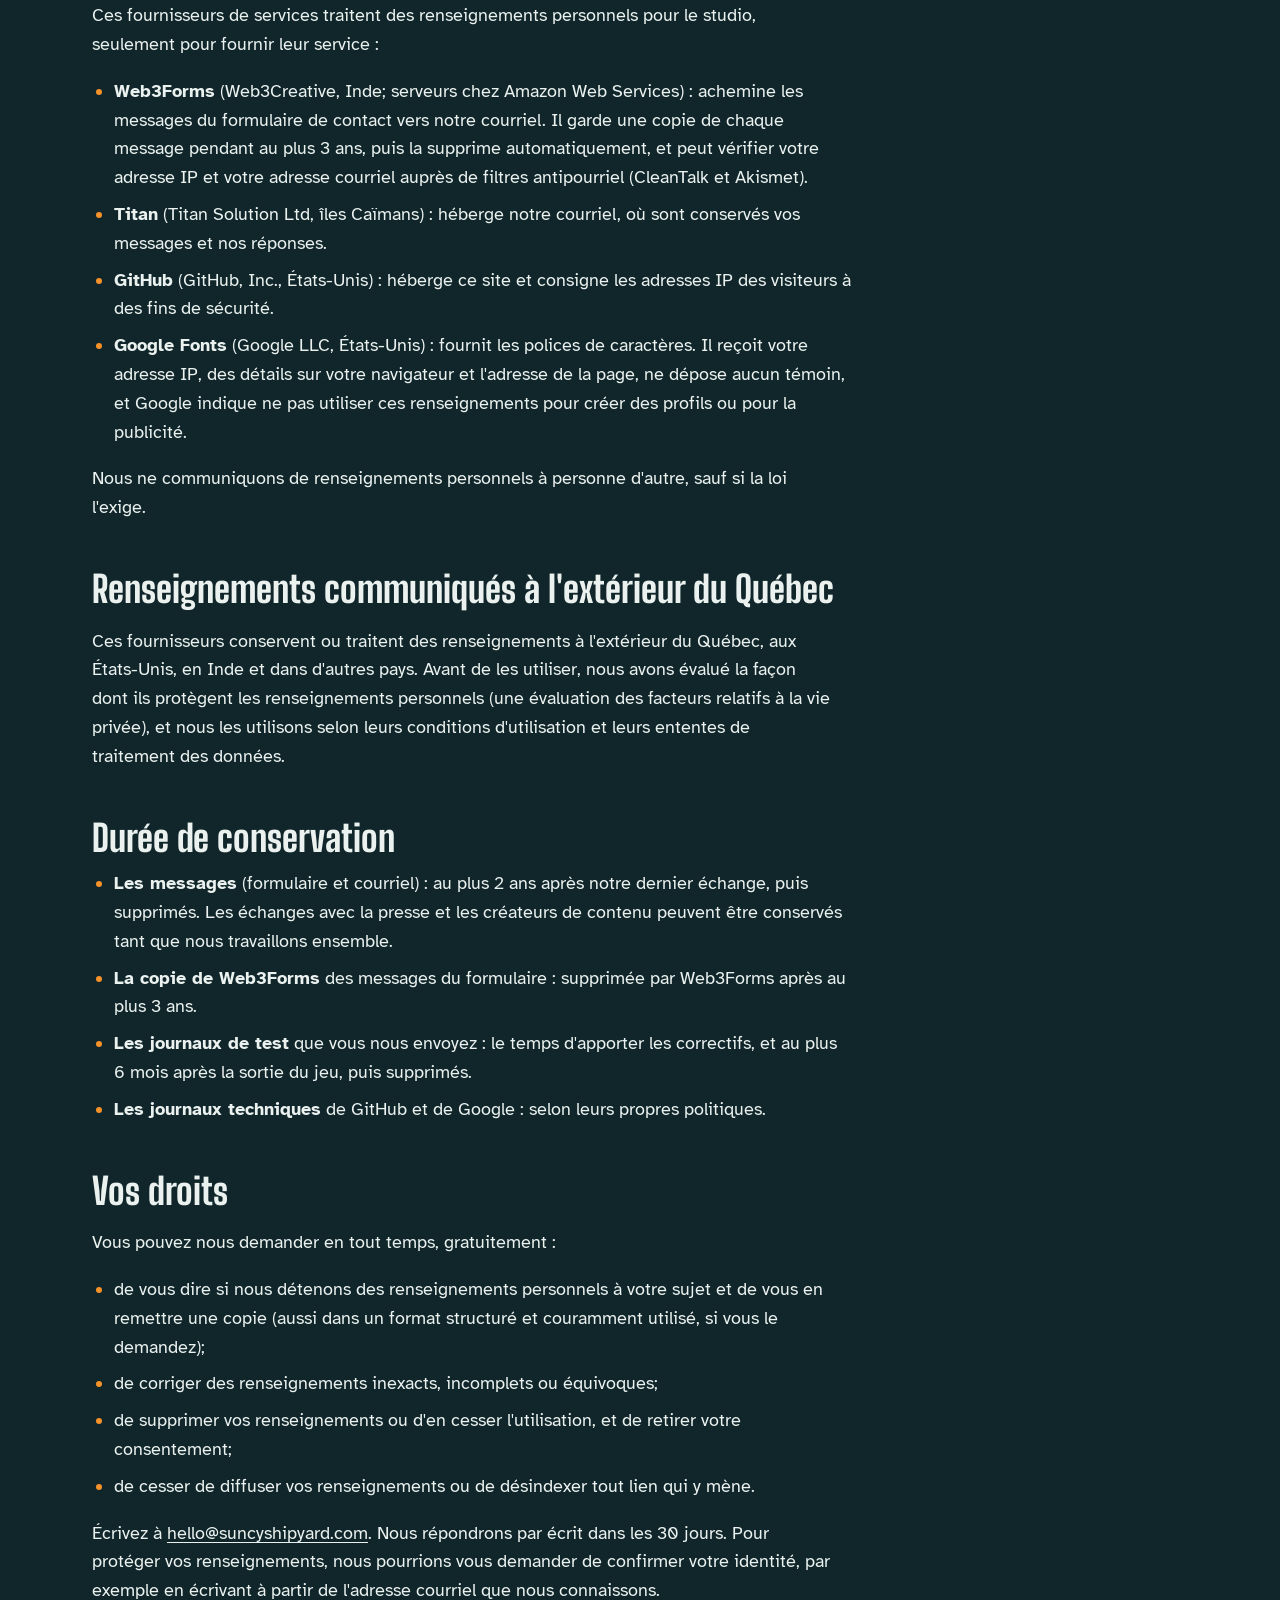
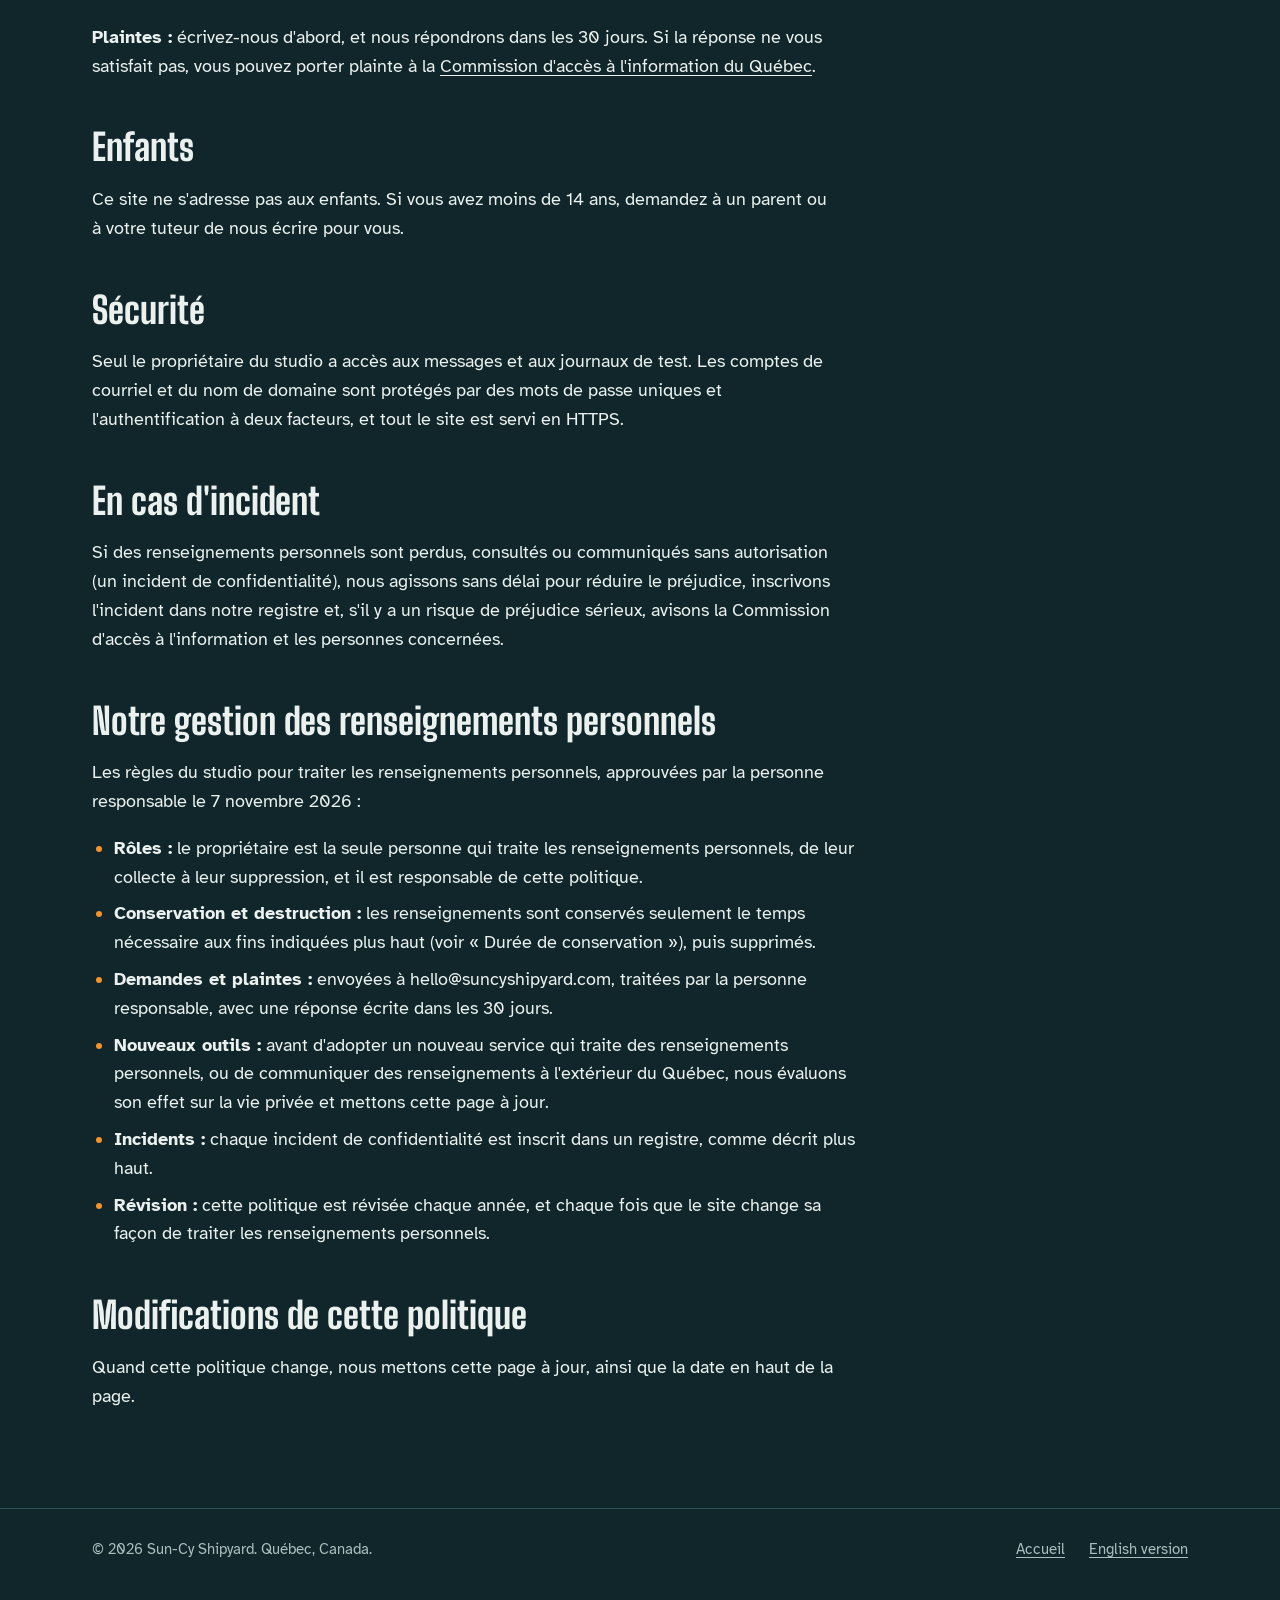
<file: fr/confidentialite/index.html>
<!doctype html>
<html lang="fr">
<head>
  <meta charset="utf-8">
  <meta name="viewport" content="width=device-width, initial-scale=1">
  <title>Politique de confidentialité | Sun-Cy Shipyard</title>
  <meta name="description" content="Comment Sun-Cy Shipyard traite les renseignements personnels de son site et des versions de test de ses jeux, et comment consulter, corriger ou supprimer les vôtres.">
  <link rel="canonical" href="https://suncyshipyard.com/fr/confidentialite/">
  <link rel="alternate" hreflang="en" href="https://suncyshipyard.com/privacy/">
  <link rel="alternate" hreflang="fr" href="https://suncyshipyard.com/fr/confidentialite/">
  <link rel="alternate" hreflang="x-default" href="https://suncyshipyard.com/privacy/">
  <link rel="icon" href="../../favicon-32.png" sizes="32x32" type="image/png">
  <link rel="icon" href="../../favicon-192.png" sizes="192x192" type="image/png">
  <link rel="apple-touch-icon" href="../../apple-touch-icon.png">
  <meta name="theme-color" content="#10262A">
  <link rel="preconnect" href="https://fonts.googleapis.com">
  <link rel="preconnect" href="https://fonts.gstatic.com" crossorigin>
  <link rel="stylesheet" href="https://fonts.googleapis.com/css2?family=Atkinson+Hyperlegible:wght@400;700&family=Big+Shoulders+Display:wght@800&family=Big+Shoulders+Stencil+Display:wght@800&display=swap">
  <link rel="stylesheet" href="../../assets/css/site.css">
</head>
<body>
  <a class="skip-link" href="#main">Aller au contenu</a>

  <header class="site-header">
    <div class="wrap">
      <a class="brand" href="../" aria-label="Sun-Cy Shipyard, accueil">
        <img src="../../assets/img/emblem-96.webp" width="44" height="44" alt="">
        <span>Sun-Cy Shipyard</span>
      </a>
      <nav class="site-nav" aria-label="Menu principal">
        <ul>
          <li class="nav-section"><a href="../#jeux">Jeux</a></li>
          <li class="nav-section"><a href="../#contact">Contact</a></li>
          <li class="lang"><a href="../../privacy/" hreflang="en" lang="en">English</a></li>
        </ul>
      </nav>
    </div>
  </header>

  <main id="main" class="policy">
    <div class="wrap">
      <h1>Politique de confidentialité</h1>
      <p class="updated">Dernière mise à jour&nbsp;: 7 novembre 2026</p>

      <p class="lead">Sun-Cy Shipyard est un studio de jeux vidéo d'une seule personne au Québec. Cette page explique quels renseignements personnels le studio recueille, par ce site et par les versions de test de ses jeux, pourquoi, qui d'autre les traite, et comment consulter, corriger ou supprimer les vôtres.</p>
      <p>Elle suit la <i>Loi sur la protection des renseignements personnels dans le secteur privé</i> du Québec, telle que modifiée par la Loi&nbsp;25.</p>

      <h2>Responsable de la protection des renseignements personnels</h2>
      <p>La personne responsable de la protection des renseignements personnels est le fondateur et propriétaire du studio. Écrivez à cette adresse pour toute question, demande ou plainte concernant vos renseignements personnels&nbsp;:</p>
      <div class="contact-card">
        <p><strong>Fondateur et propriétaire, responsable de la protection des renseignements personnels</strong></p>
        <p>Sun-Cy Shipyard, Québec, Canada</p>
        <p><a href="mailto:hello@suncyshipyard.com">hello@suncyshipyard.com</a></p>
      </div>

      <h2>Ce que nous recueillons, et pourquoi</h2>
      <ul>
        <li><strong>Le formulaire de contact&nbsp;:</strong> votre nom, votre adresse courriel, le sujet choisi et votre message. Nous les utilisons seulement pour lire votre message et vous répondre.</li>
        <li><strong>Les courriels que vous nous envoyez&nbsp;:</strong> votre adresse courriel, votre nom et ce que vous écrivez, pour vous répondre et garder le fil de la conversation.</li>
        <li><strong>Les versions de test de nos jeux&nbsp;:</strong> elles conservent sur votre ordinateur un journal de votre partie&nbsp;: ce sur quoi vous cliquez, ce que vous achetez et construisez, les erreurs, les caractéristiques de base de votre ordinateur, ainsi que les notes et captures d'écran que vous laissez. Rien n'est envoyé automatiquement. Nous recevons le journal seulement si vous choisissez de nous envoyer le fichier, et nous l'utilisons seulement pour corriger et améliorer le jeu.</li>
        <li><strong>Les renseignements techniques&nbsp;:</strong> quand vous visitez le site, votre navigateur envoie votre adresse IP et des détails sur votre navigateur aux services qui le diffusent (GitHub pour les pages, Google Fonts pour les polices). Le studio ne reçoit pas ces renseignements et ne les utilise pas.</li>
      </ul>
      <p>Nous ne vous inscrivons à aucune liste d'envoi, n'utilisons pas vos renseignements à des fins de marketing, et ne les vendons ni ne les louons à personne. Le site n'utilise aucun témoin (cookie), aucun outil d'analyse, aucune publicité ni aucun traçage, et rien sur le site ne permet de vous identifier, de vous localiser ou d'effectuer un profilage.</p>

      <h2>Qui d'autre traite vos renseignements</h2>
      <p>Ces fournisseurs de services traitent des renseignements personnels pour le studio, seulement pour fournir leur service&nbsp;:</p>
      <ul>
        <li><strong>Web3Forms</strong> (Web3Creative, Inde; serveurs chez Amazon Web Services)&nbsp;: achemine les messages du formulaire de contact vers notre courriel. Il garde une copie de chaque message pendant au plus 3&nbsp;ans, puis la supprime automatiquement, et peut vérifier votre adresse IP et votre adresse courriel auprès de filtres antipourriel (CleanTalk et Akismet).</li>
        <li><strong>Titan</strong> (Titan Solution Ltd, îles Caïmans)&nbsp;: héberge notre courriel, où sont conservés vos messages et nos réponses.</li>
        <li><strong>GitHub</strong> (GitHub, Inc., États-Unis)&nbsp;: héberge ce site et consigne les adresses IP des visiteurs à des fins de sécurité.</li>
        <li><strong>Google Fonts</strong> (Google LLC, États-Unis)&nbsp;: fournit les polices de caractères. Il reçoit votre adresse IP, des détails sur votre navigateur et l'adresse de la page, ne dépose aucun témoin, et Google indique ne pas utiliser ces renseignements pour créer des profils ou pour la publicité.</li>
      </ul>
      <p>Nous ne communiquons de renseignements personnels à personne d'autre, sauf si la loi l'exige.</p>

      <h2>Renseignements communiqués à l'extérieur du Québec</h2>
      <p>Ces fournisseurs conservent ou traitent des renseignements à l'extérieur du Québec, aux États-Unis, en Inde et dans d'autres pays. Avant de les utiliser, nous avons évalué la façon dont ils protègent les renseignements personnels (une évaluation des facteurs relatifs à la vie privée), et nous les utilisons selon leurs conditions d'utilisation et leurs ententes de traitement des données.</p>

      <h2>Durée de conservation</h2>
      <ul>
        <li><strong>Les messages</strong> (formulaire et courriel)&nbsp;: au plus 2&nbsp;ans après notre dernier échange, puis supprimés. Les échanges avec la presse et les créateurs de contenu peuvent être conservés tant que nous travaillons ensemble.</li>
        <li><strong>La copie de Web3Forms</strong> des messages du formulaire&nbsp;: supprimée par Web3Forms après au plus 3&nbsp;ans.</li>
        <li><strong>Les journaux de test</strong> que vous nous envoyez&nbsp;: le temps d'apporter les correctifs, et au plus 6&nbsp;mois après la sortie du jeu, puis supprimés.</li>
        <li><strong>Les journaux techniques</strong> de GitHub et de Google&nbsp;: selon leurs propres politiques.</li>
      </ul>

      <h2>Vos droits</h2>
      <p>Vous pouvez nous demander en tout temps, gratuitement&nbsp;:</p>
      <ul>
        <li>de vous dire si nous détenons des renseignements personnels à votre sujet et de vous en remettre une copie (aussi dans un format structuré et couramment utilisé, si vous le demandez);</li>
        <li>de corriger des renseignements inexacts, incomplets ou équivoques;</li>
        <li>de supprimer vos renseignements ou d'en cesser l'utilisation, et de retirer votre consentement;</li>
        <li>de cesser de diffuser vos renseignements ou de désindexer tout lien qui y mène.</li>
      </ul>
      <p>Écrivez à <a href="mailto:hello@suncyshipyard.com">hello@suncyshipyard.com</a>. Nous répondrons par écrit dans les 30&nbsp;jours. Pour protéger vos renseignements, nous pourrions vous demander de confirmer votre identité, par exemple en écrivant à partir de l'adresse courriel que nous connaissons.</p>
      <p><strong>Plaintes&nbsp;:</strong> écrivez-nous d'abord, et nous répondrons dans les 30&nbsp;jours. Si la réponse ne vous satisfait pas, vous pouvez porter plainte à la <a href="https://www.cai.gouv.qc.ca/">Commission d'accès à l'information du Québec</a>.</p>

      <h2>Enfants</h2>
      <p>Ce site ne s'adresse pas aux enfants. Si vous avez moins de 14&nbsp;ans, demandez à un parent ou à votre tuteur de nous écrire pour vous.</p>

      <h2>Sécurité</h2>
      <p>Seul le propriétaire du studio a accès aux messages et aux journaux de test. Les comptes de courriel et du nom de domaine sont protégés par des mots de passe uniques et l'authentification à deux facteurs, et tout le site est servi en HTTPS.</p>

      <h2>En cas d'incident</h2>
      <p>Si des renseignements personnels sont perdus, consultés ou communiqués sans autorisation (un incident de confidentialité), nous agissons sans délai pour réduire le préjudice, inscrivons l'incident dans notre registre et, s'il y a un risque de préjudice sérieux, avisons la Commission d'accès à l'information et les personnes concernées.</p>

      <h2>Notre gestion des renseignements personnels</h2>
      <p>Les règles du studio pour traiter les renseignements personnels, approuvées par la personne responsable le 7&nbsp;novembre 2026&nbsp;:</p>
      <ul>
        <li><strong>Rôles&nbsp;:</strong> le propriétaire est la seule personne qui traite les renseignements personnels, de leur collecte à leur suppression, et il est responsable de cette politique.</li>
        <li><strong>Conservation et destruction&nbsp;:</strong> les renseignements sont conservés seulement le temps nécessaire aux fins indiquées plus haut (voir «&nbsp;Durée de conservation&nbsp;»), puis supprimés.</li>
        <li><strong>Demandes et plaintes&nbsp;:</strong> envoyées à hello@suncyshipyard.com, traitées par la personne responsable, avec une réponse écrite dans les 30&nbsp;jours.</li>
        <li><strong>Nouveaux outils&nbsp;:</strong> avant d'adopter un nouveau service qui traite des renseignements personnels, ou de communiquer des renseignements à l'extérieur du Québec, nous évaluons son effet sur la vie privée et mettons cette page à jour.</li>
        <li><strong>Incidents&nbsp;:</strong> chaque incident de confidentialité est inscrit dans un registre, comme décrit plus haut.</li>
        <li><strong>Révision&nbsp;:</strong> cette politique est révisée chaque année, et chaque fois que le site change sa façon de traiter les renseignements personnels.</li>
      </ul>

      <h2>Modifications de cette politique</h2>
      <p>Quand cette politique change, nous mettons cette page à jour, ainsi que la date en haut de la page.</p>
    </div>
  </main>

  <footer class="site-footer">
    <div class="wrap">
      <p>© 2026 Sun-Cy Shipyard. Québec, Canada.</p>
      <p class="footer-links"><a href="../">Accueil</a> <a href="../../privacy/" hreflang="en" lang="en">English version</a></p>
    </div>
  </footer>
</body>
</html>
</file>
<file: assets/css/site.css>
/* Sun-Cy Shipyard: one stylesheet for the English and French pages. */

:root {
  /* Dock at night, lit by the game's orange. */
  --night: #10262A;      /* page background */
  --hull: #17343A;       /* fields, panels */
  --steel: #2E5359;      /* lines and borders */
  --foam: #EAF1EF;       /* main text */
  --haze: #A9BFBE;       /* secondary text */
  --sunrise: #F5922A;    /* the sun, buttons */
  --spool: #4CC7BE;      /* keyboard focus */

  --display: "Big Shoulders Display", "Arial Narrow", "Roboto Condensed", sans-serif;
  --stencil: "Big Shoulders Stencil Display", var(--display);
  --body: "Atkinson Hyperlegible", "Segoe UI", Arial, sans-serif;

  --gutter: 16px;
  --measure: 62ch;
  color-scheme: dark;
}

@media (min-width: 720px) { :root { --gutter: 32px; } }

*, *::before, *::after { box-sizing: border-box; }

[hidden] { display: none !important; }

html { scroll-behavior: smooth; }
@media (prefers-reduced-motion: reduce) { html { scroll-behavior: auto; } }

body {
  margin: 0;
  background: var(--night);
  color: var(--foam);
  font-family: var(--body);
  font-size: 1.125rem;
  line-height: 1.6;
  -webkit-font-smoothing: antialiased;
}

img { display: block; max-width: 100%; height: auto; }

a { color: inherit; text-decoration-thickness: 1px; text-underline-offset: 3px; }
a:hover { color: var(--sunrise); }

:focus-visible {
  outline: 3px solid var(--spool);
  outline-offset: 3px;
  border-radius: 2px;
}

.visually-hidden {
  position: absolute !important;
  width: 1px; height: 1px;
  overflow: hidden;
  clip: rect(0 0 0 0);
  clip-path: inset(50%);
  white-space: nowrap;
}

.skip-link {
  position: absolute;
  left: var(--gutter);
  top: -100px;
  background: var(--sunrise);
  color: var(--night);
  padding: 8px 14px;
  font-weight: 700;
  z-index: 10;
}
.skip-link:focus { top: 12px; }

.wrap {
  width: 100%;
  max-width: 1160px;
  margin-inline: auto;
  padding-inline: var(--gutter);
}

/* Header */
.site-header .wrap {
  display: flex;
  align-items: center;
  justify-content: space-between;
  gap: 16px;
  padding-block: 18px;
}

.brand {
  display: flex;
  align-items: center;
  gap: 10px;
  text-decoration: none;
  font-family: var(--display);
  font-weight: 800;
  font-size: 1.5rem;
  letter-spacing: 0.01em;
  line-height: 1;
}
.brand img { width: 44px; height: 44px; flex: none; }

.site-nav ul {
  display: flex;
  gap: 22px;
  margin: 0;
  padding: 0;
  list-style: none;
  font-size: 1rem;
}
.site-nav a { text-decoration: none; color: var(--haze); }
.site-nav a:hover { color: var(--foam); }
.site-nav .lang a {
  color: var(--foam);
  border: 1px solid var(--steel);
  padding: 4px 10px;
  border-radius: 4px;
}

@media (max-width: 520px) {
  .site-nav .nav-section { display: none; }
}

/* Hero: the studio name is the one big thing on the page */
.hero {
  position: relative;
  overflow: hidden;
  padding-block: 40px 72px;
}
.hero::before {
  /* the glow of the sun along the horizon */
  content: "";
  position: absolute;
  inset: auto -20% -40% -20%;
  height: 70%;
  background: radial-gradient(ellipse at 70% 100%, rgba(245, 146, 42, 0.16), transparent 60%);
  pointer-events: none;
}

.hero .wrap {
  position: relative;
  display: grid;
  gap: 32px;
  align-items: end;
}
@media (min-width: 860px) {
  .hero .wrap { grid-template-columns: minmax(0, 7fr) minmax(0, 5fr); }
}

.hero h1 {
  margin: 0;
  font-family: var(--display);
  font-weight: 800;
  font-size: clamp(4rem, 15vw, 9.5rem);
  line-height: 0.84;
  letter-spacing: -0.005em;
}
.hero h1 span { display: block; }
.hero h1 .yard { color: var(--sunrise); }

.lede {
  max-width: 34ch;
  margin: 28px 0 0;
  font-size: clamp(1.2rem, 2.2vw, 1.45rem);
  line-height: 1.45;
  color: var(--foam);
}

.now-building {
  display: inline-block;
  margin-top: 22px;
  color: var(--haze);
}

.yard-mark {
  justify-self: center;
  width: min(100%, 380px);
}
@media (max-width: 859px) {
  .yard-mark { width: 200px; justify-self: start; order: -1; }
}
.yard-mark img {
  width: 100%;
  height: auto;
  /* one entrance: the emblem drifts in like a ship leaving the dock */
  animation: launch 1.4s cubic-bezier(.2, .7, .2, 1) 0.15s both;
}
@keyframes launch {
  from { opacity: 0; transform: translate(-18px, 10px) rotate(-3deg); }
  to   { opacity: 1; transform: none; }
}
@media (prefers-reduced-motion: reduce) {
  .yard-mark img { animation: none; }
}

/* Sections */
.section { padding-block: 64px; border-top: 1px solid var(--steel); }

.section h2 {
  margin: 0 0 32px;
  font-family: var(--display);
  font-weight: 800;
  font-size: clamp(2.4rem, 6vw, 3.6rem);
  line-height: 1;
}

/* A game, in its berth */
.game {
  display: grid;
  gap: 20px;
}
@media (min-width: 860px) {
  .game { grid-template-columns: 96px minmax(0, 1fr); gap: 28px; }
}

.berth {
  font-family: var(--stencil);
  font-weight: 800;
  font-size: clamp(4.5rem, 10vw, 7.5rem);
  line-height: 0.8;
  color: var(--sunrise);
}
.berth-label {
  display: block;
  margin-top: 10px;
  font-family: var(--body);
  font-size: 0.875rem;
  color: var(--haze);
}
@media (max-width: 859px) {
  .berth { display: flex; align-items: baseline; gap: 12px; font-size: 3.5rem; }
  .berth-label { margin: 0; }
}

.game-art {
  position: relative;
  margin: 0;
  border-radius: 6px;
  overflow: hidden;
  background: var(--hull);
}
.game-art .art { width: 100%; aspect-ratio: 3840 / 1240; object-fit: cover; }
@media (max-width: 640px) {
  .game-art .art { aspect-ratio: 16 / 10; }
}
.game-art::after {
  /* darkens the bottom-left corner so the logo reads */
  content: "";
  position: absolute;
  inset: 0;
  background: linear-gradient(20deg, rgba(16, 38, 42, 0.75) 0%, rgba(16, 38, 42, 0) 45%);
  pointer-events: none;
}

.game h3 {
  position: absolute;
  left: 3%;
  bottom: 6%;
  z-index: 1;
  width: clamp(130px, 24%, 300px);
  margin: 0;
}

.game-body {
  display: grid;
  gap: 28px;
  margin-top: 28px;
}
@media (min-width: 860px) {
  .game-body { grid-template-columns: minmax(0, 3fr) minmax(0, 2fr); gap: 48px; }
}

.game-body p { margin: 0 0 24px; max-width: var(--measure); }

.facts { margin: 0; }
.facts div {
  display: grid;
  grid-template-columns: 9.5rem 1fr;
  gap: 12px;
  padding-block: 10px;
  border-top: 1px solid var(--steel);
  font-size: 1rem;
}
.facts div:last-child { border-bottom: 1px solid var(--steel); }
.facts dt { color: var(--haze); }
.facts dd { margin: 0; }

.button {
  display: inline-flex;
  align-items: center;
  gap: 10px;
  padding: 12px 22px;
  border: 0;
  border-radius: 4px;
  background: var(--sunrise);
  color: var(--night);
  font: 700 1.05rem/1.2 var(--body);
  text-decoration: none;
  cursor: pointer;
}
.button:hover { background: #FFA850; color: var(--night); }
.button[disabled] { opacity: 0.6; cursor: progress; }

.steam-soon { color: var(--haze); margin: 0; }

/* Contact */
.contact-grid {
  display: grid;
  gap: 32px;
}
@media (min-width: 860px) {
  .contact-grid { grid-template-columns: minmax(0, 2fr) minmax(0, 3fr); gap: 56px; }
}
.contact-intro p { margin: 0 0 16px; max-width: 40ch; }
.contact-intro .direct { color: var(--haze); font-size: 1rem; }

.contact-form { display: grid; gap: 18px; }
.field-row { display: grid; gap: 18px; }
@media (min-width: 600px) {
  .field-row { grid-template-columns: 1fr 1fr; }
}

.field { display: grid; gap: 6px; }
.field label { font-size: 1rem; font-weight: 700; }

.field input,
.field select,
.field textarea {
  width: 100%;
  padding: 12px 14px;
  border: 1px solid var(--steel);
  border-radius: 4px;
  background: var(--hull);
  color: var(--foam);
  font: 400 1.05rem/1.4 var(--body);
}
.field textarea { min-height: 160px; resize: vertical; }
.field input:focus-visible,
.field select:focus-visible,
.field textarea:focus-visible {
  outline: 3px solid var(--spool);
  outline-offset: 1px;
  border-color: transparent;
}
.field select {
  appearance: none;
  background-image: linear-gradient(45deg, transparent 50%, var(--haze) 50%), linear-gradient(135deg, var(--haze) 50%, transparent 50%);
  background-position: calc(100% - 20px) 55%, calc(100% - 14px) 55%;
  background-size: 6px 6px, 6px 6px;
  background-repeat: no-repeat;
  padding-right: 40px;
}

.honeypot { display: none; }

.form-foot {
  display: flex;
  flex-wrap: wrap;
  align-items: center;
  gap: 16px 24px;
}
.form-status { margin: 0; font-size: 1rem; min-height: 1.6em; }
.form-status.is-ok { color: var(--spool); }
.form-status.is-error { color: #FFB27A; }

.privacy { margin: 0; font-size: 0.9rem; color: var(--haze); max-width: var(--measure); }

/* Footer */
.site-footer {
  border-top: 1px solid var(--steel);
  padding-block: 28px 40px;
  color: var(--haze);
  font-size: 0.95rem;
}
.site-footer .wrap {
  display: flex;
  flex-wrap: wrap;
  justify-content: space-between;
  gap: 12px 24px;
}
.site-footer p { margin: 0; }
.footer-links { display: flex; flex-wrap: wrap; gap: 8px 24px; }

/* Privacy policy pages */
.policy { padding-block: 32px 80px; }
.policy h1 {
  margin: 0 0 12px;
  font-family: var(--display);
  font-weight: 800;
  font-size: clamp(3rem, 9vw, 5.5rem);
  line-height: 0.92;
}
.policy .updated { margin: 0 0 32px; color: var(--haze); }
.policy h2 {
  margin: 48px 0 12px;
  font-family: var(--display);
  font-weight: 800;
  font-size: clamp(1.8rem, 4vw, 2.3rem);
  line-height: 1.05;
}
.policy p,
.policy li { max-width: var(--measure); }
.policy ul { margin: 0 0 16px; padding-left: 1.2em; }
.policy li { margin-bottom: 8px; }
.policy li::marker { color: var(--sunrise); }
.policy .lead { font-size: 1.25rem; line-height: 1.5; max-width: 52ch; }
.policy .contact-card {
  max-width: var(--measure);
  margin: 16px 0;
  padding: 18px 20px;
  border: 1px solid var(--steel);
  border-left: 4px solid var(--sunrise);
  border-radius: 4px;
  background: var(--hull);
}
.policy .contact-card p { margin: 0 0 6px; }
.policy .contact-card p:last-child { margin: 0; }
</file>
